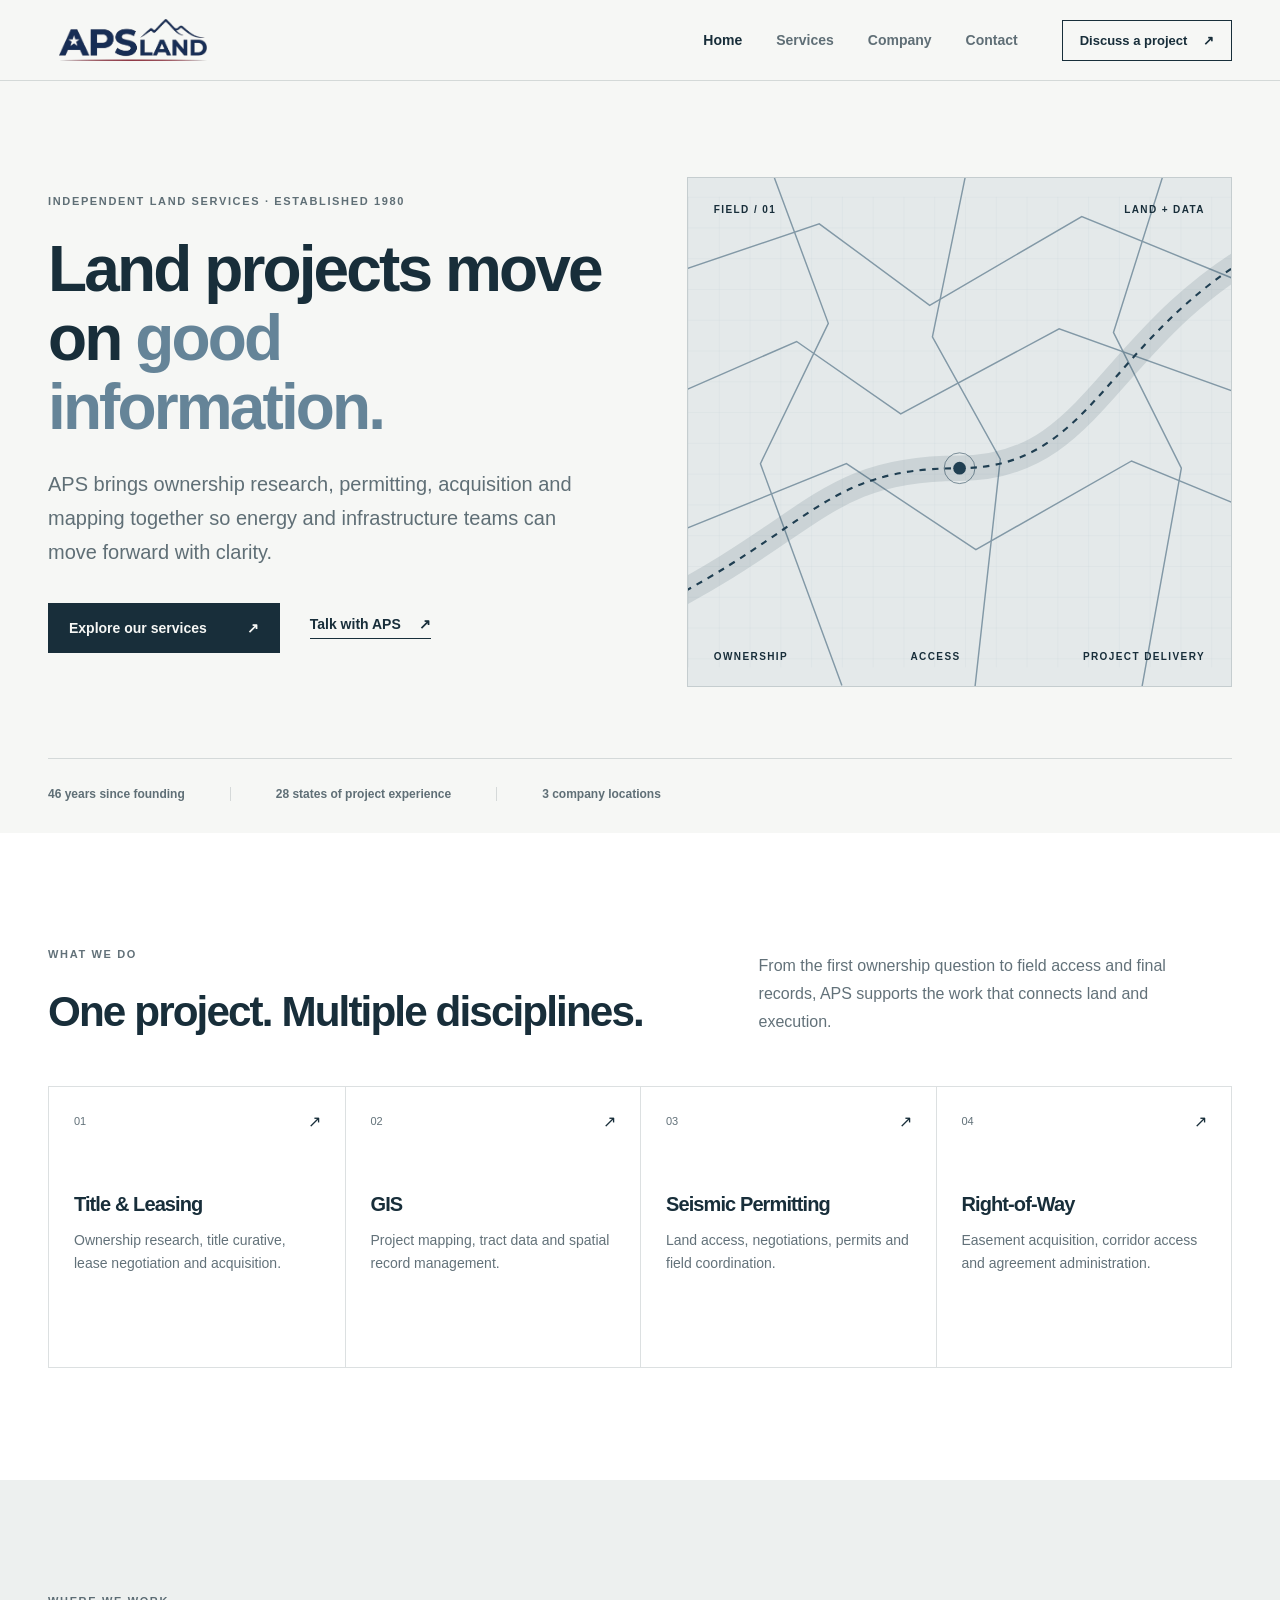
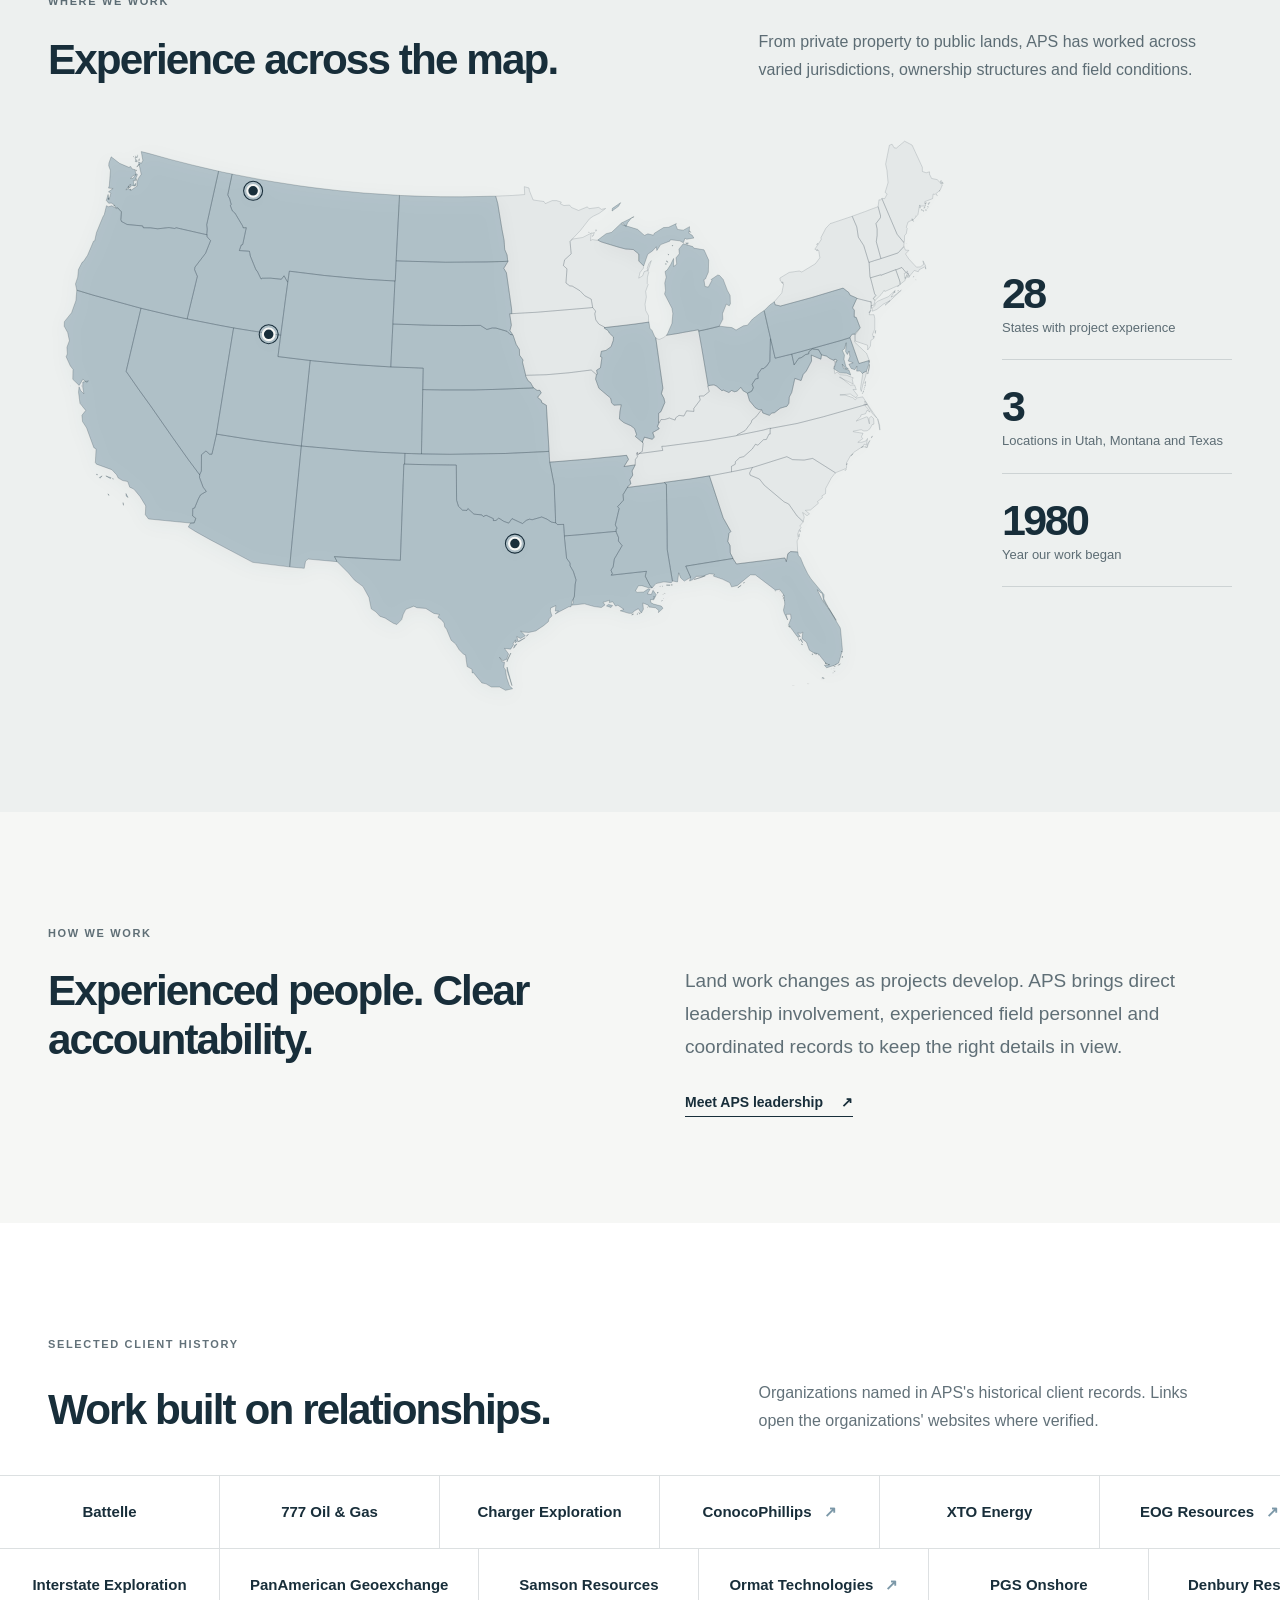
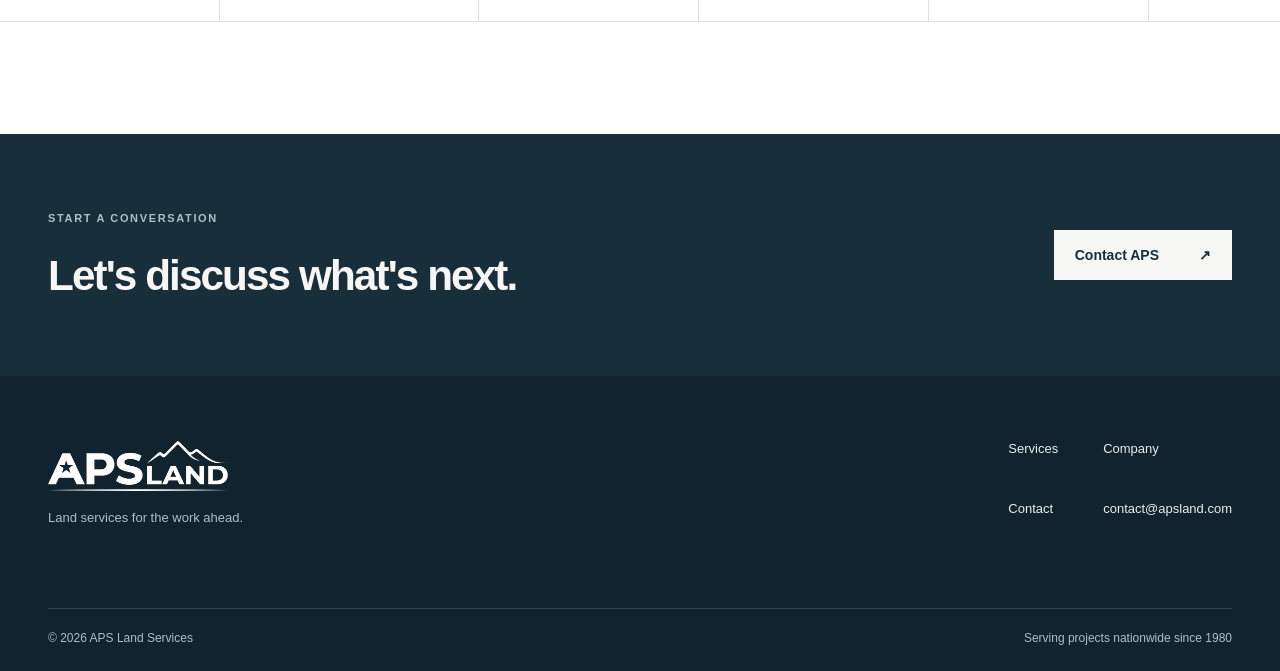
<file: index.html>
<!doctype html><html lang="en"><head><meta charset="utf-8"><meta name="viewport" content="width=device-width,initial-scale=1"><title>APS Land Services | Land Access, Title, Permitting &amp; GIS</title><meta name="description" content="Land services for energy and infrastructure projects. APS provides title research, GIS, seismic permitting and right-of-way acquisition nationwide."><link rel="canonical" href="https://apsland.com/"><meta property="og:type" content="website"><meta property="og:title" content="APS Land Services | Land Access, Title, Permitting &amp; GIS"><meta property="og:description" content="Land services for energy and infrastructure projects. APS provides title research, GIS, seismic permitting and right-of-way acquisition nationwide."><meta property="og:url" content="https://apsland.com/"><meta name="theme-color" content="#f6f7f5"><link rel="icon" href="assets/favicons/favicon.ico"><link rel="icon" type="image/png" sizes="32x32" href="assets/favicons/favicon-32x32.png"><link rel="apple-touch-icon" href="assets/favicons/apple-touch-icon.png"><link rel="manifest" href="assets/favicons/site.webmanifest"><link rel="stylesheet" href="css/site.css"><script type="application/ld+json">{"@context": "https://schema.org", "@graph": [{"@type": "Organization", "@id": "https://apsland.com/#organization", "name": "APS Land Services", "url": "https://apsland.com/", "foundingDate": "1980", "logo": "https://apsland.com/assets/branding/APSLand_Logo_cropped.png", "telephone": "+1-303-903-5873", "email": "contact@apsland.com"}, {"@type": "WebSite", "@id": "https://apsland.com/#website", "name": "APS Land Services", "url": "https://apsland.com/", "publisher": {"@id": "https://apsland.com/#organization"}}]}</script><script src="js/site.js" defer></script><script src="js/us-map.js" defer></script></head><body><a class="skip-link" href="#main">Skip to content</a><header class="site-header"><div class="container nav-inner"><a class="brand" href="index.html" aria-label="APS Land Services home"><img src="assets/branding/APSLand_Logo_cropped.png" alt="APS Land Services"></a><nav class="desktop-nav" aria-label="Main navigation"><a href="index.html">Home</a><a href="services.html">Services</a><a href="about.html">Company</a><a href="contact.html">Contact</a></nav><a class="nav-cta" href="contact.html">Discuss a project <span aria-hidden="true">↗</span></a><button class="menu-button" type="button" aria-expanded="false" aria-controls="mobile-nav" aria-label="Open menu"><span></span><span></span></button></div><nav class="mobile-nav" id="mobile-nav" aria-label="Mobile navigation" hidden><a href="index.html">Home</a><a href="services.html">Services</a><a href="about.html">Company</a><a href="contact.html">Contact</a></nav></header><main id="main"><section class="home-hero"><div class="container hero-grid"><div class="hero-content"><p class="eyebrow">Independent land services · Established 1980</p><h1>Land projects move on <em>good information.</em></h1><p class="lead">APS brings ownership research, permitting, acquisition and mapping together so energy and infrastructure teams can move forward with clarity.</p><div class="actions"><a class="button button-dark" href="services.html">Explore our services <span>↗</span></a><a class="text-link" href="contact.html">Talk with APS <span>↗</span></a></div></div><div class="hero-visual" aria-label="Illustration of parcel boundaries and a project corridor"><div class="visual-top"><span>FIELD / 01</span><span>LAND + DATA</span></div><svg viewBox="0 0 600 520" aria-hidden="true"><defs><pattern id="grid" width="34" height="34" patternUnits="userSpaceOnUse"><path d="M34 0H0V34" fill="none" stroke="#a9b9c3" stroke-width=".65" opacity=".35"/></pattern></defs><rect width="600" height="520" fill="url(#grid)"/><g fill="none" stroke="#627e90" stroke-width="1.6" opacity=".75"><path d="M-50 96L145 30 267 120 435 22 650 110"/><path d="M-40 230L120 160 235 240 410 146 630 225"/><path d="M-40 382L175 295 318 390 490 292 650 358"/><path d="M92 -30L155 140 80 295 170 540"/><path d="M310 -40L270 155 345 290 315 560"/><path d="M530 -40L470 150 545 300 500 550"/></g><path d="M-40 455C140 365 150 300 300 300S460 155 640 55" stroke="#203f52" stroke-width="28" opacity=".13" fill="none"/><path d="M-40 455C140 365 150 300 300 300S460 155 640 55" stroke="#203f52" stroke-width="2.4" stroke-dasharray="7 7" fill="none"/><circle cx="300" cy="300" r="7" fill="#203f52"/><circle cx="300" cy="300" r="17" stroke="#203f52" fill="none" opacity=".6"/></svg><div class="visual-bottom"><span>OWNERSHIP</span><span>ACCESS</span><span>PROJECT DELIVERY</span></div></div></div><div class="container hero-proof"><span>46 years since founding</span><span>28 states of project experience</span><span>3 company locations</span></div></section>
<section class="section services-preview"><div class="container"><div class="section-intro"><div><p class="eyebrow">What we do</p><h2>One project. Multiple disciplines.</h2></div><p>From the first ownership question to field access and final records, APS supports the work that connects land and execution.</p></div><div class="service-tiles"><a href="services.html#title-ownership"><span class="tile-num">01</span><h3>Title &amp; Leasing</h3><p>Ownership research, title curative, lease negotiation and acquisition.</p><span class="tile-arrow">↗</span></a><a href="services.html#gis-services"><span class="tile-num">02</span><h3>GIS</h3><p>Project mapping, tract data and spatial record management.</p><span class="tile-arrow">↗</span></a><a href="services.html#seismic-permitting"><span class="tile-num">03</span><h3>Seismic Permitting</h3><p>Land access, negotiations, permits and field coordination.</p><span class="tile-arrow">↗</span></a><a href="services.html#right-of-way"><span class="tile-num">04</span><h3>Right-of-Way</h3><p>Easement acquisition, corridor access and agreement administration.</p><span class="tile-arrow">↗</span></a></div></div></section>
<section class="section footprint" id="footprint"><div class="container"><div class="section-intro"><div><p class="eyebrow">Where we work</p><h2>Experience across the map.</h2></div><p>From private property to public lands, APS has worked across varied jurisdictions, ownership structures and field conditions.</p></div><div class="map-layout"><div class="map-figure"><div id="us-map" class="map-canvas" aria-label="Interactive map of APS project states"></div><div id="map-state-panel" class="map-state-panel" aria-live="polite"><span id="msp-name"></span></div></div><div class="map-aside"><div><strong>28</strong><span>States with project experience</span></div><div><strong>3</strong><span>Locations in Utah, Montana and Texas</span></div><div><strong>1980</strong><span>Year our work began</span></div></div></div></div></section>
<section class="section standards"><div class="container standards-grid"><div><p class="eyebrow">How we work</p><h2>Experienced people. Clear accountability.</h2></div><div><p>Land work changes as projects develop. APS brings direct leadership involvement, experienced field personnel and coordinated records to keep the right details in view.</p><a class="text-link" href="about.html">Meet APS leadership <span>↗</span></a></div></div></section>
<section class="section clients"><div class="container"><p class="eyebrow">Selected client history</p><div class="section-intro compact"><h2>Work built on relationships.</h2><p>Organizations named in APS's historical client records. Links open the organizations' websites where verified.</p></div></div><div class="marquee" data-marquee><div class="marquee-track" id="client-track-a"></div></div><div class="marquee" data-marquee><div class="marquee-track reverse" id="client-track-b"></div></div></section>
<section class="closing"><div class="container closing-inner"><div><p class="eyebrow">Start a conversation</p><h2>Let's discuss what's next.</h2></div><a class="button button-light" href="contact.html">Contact APS <span>↗</span></a></div></section></main><footer class="footer"><div class="container"><div class="footer-main"><div><img class="footer-logo" src="assets/branding/APSLand_Logo_cropped.png" alt="APS Land Services"><p>Land services for the work ahead.</p></div><div class="footer-links"><a href="services.html">Services</a><a href="about.html">Company</a><a href="contact.html">Contact</a><a href="mailto:contact@apsland.com">contact@apsland.com</a></div></div><div class="footer-bottom"><span>© 2026 APS Land Services</span><span>Serving projects nationwide since 1980</span></div></div></footer></body></html>
</file>
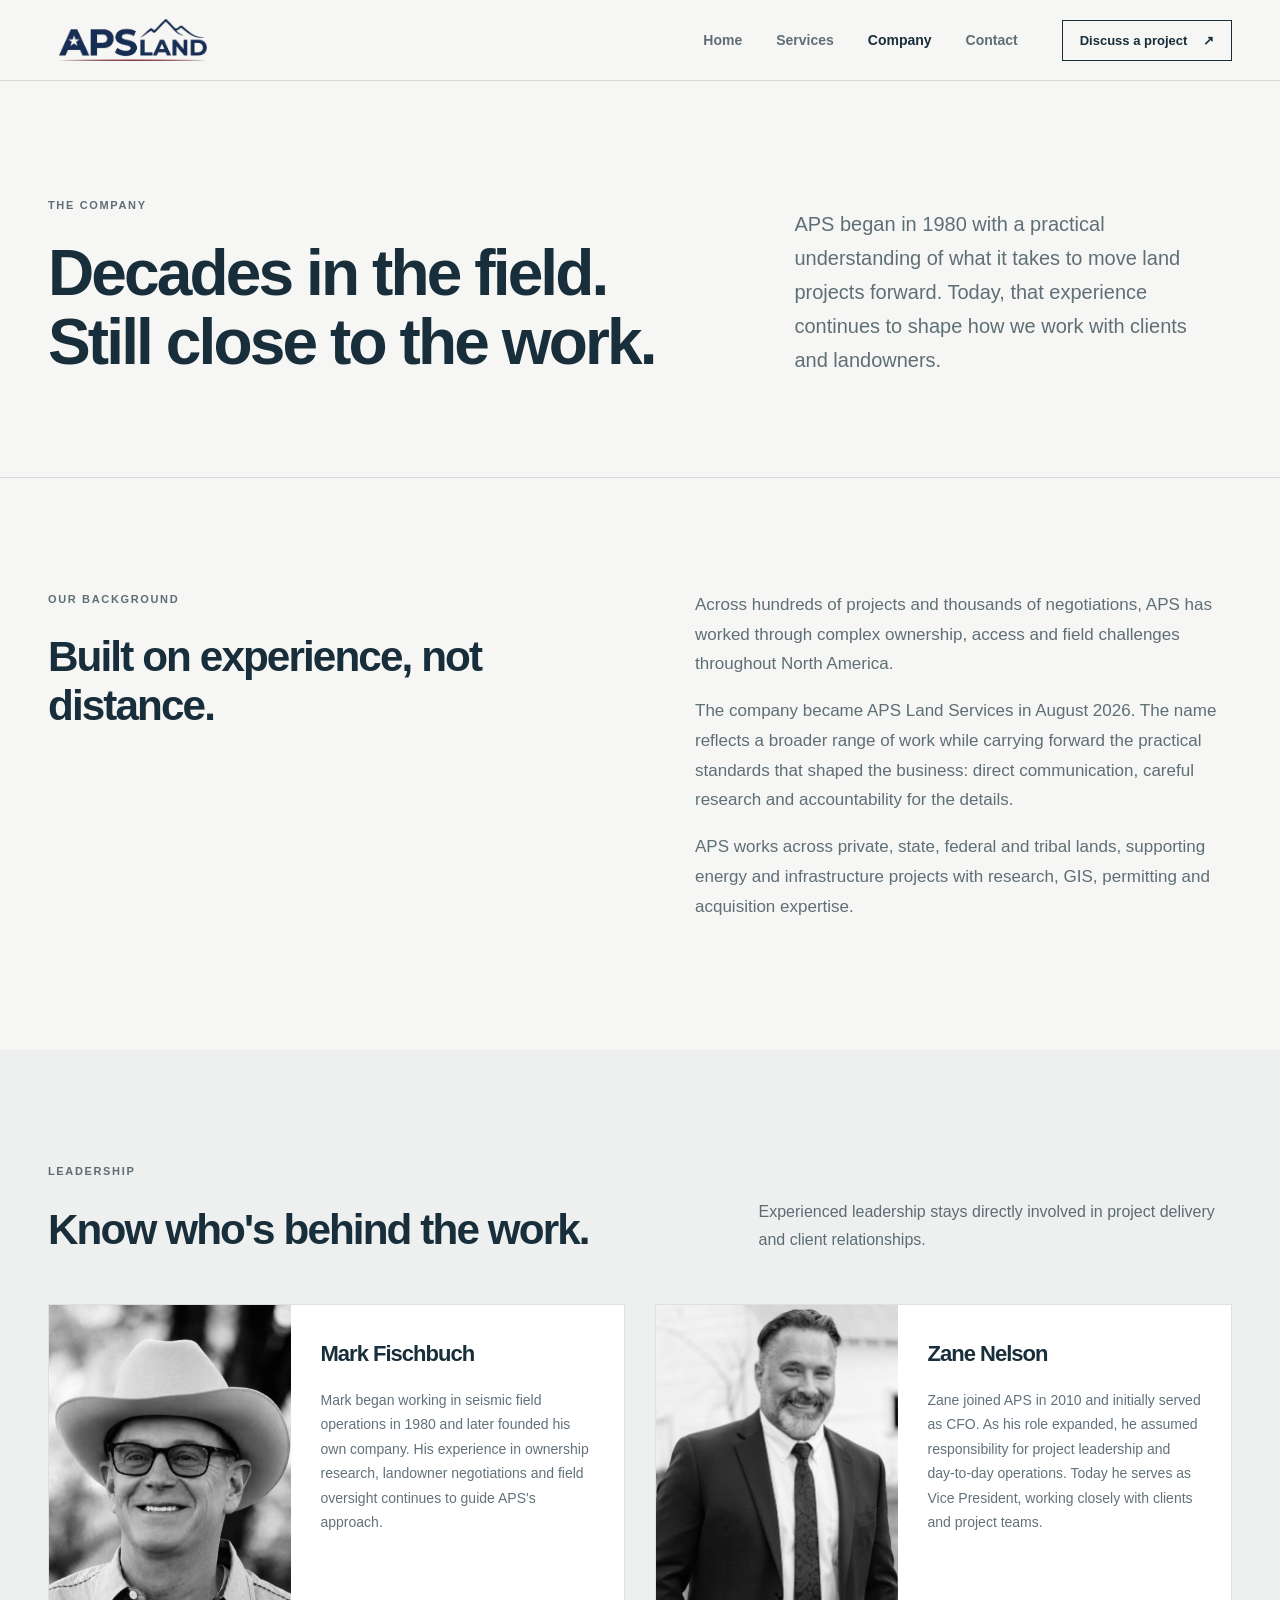
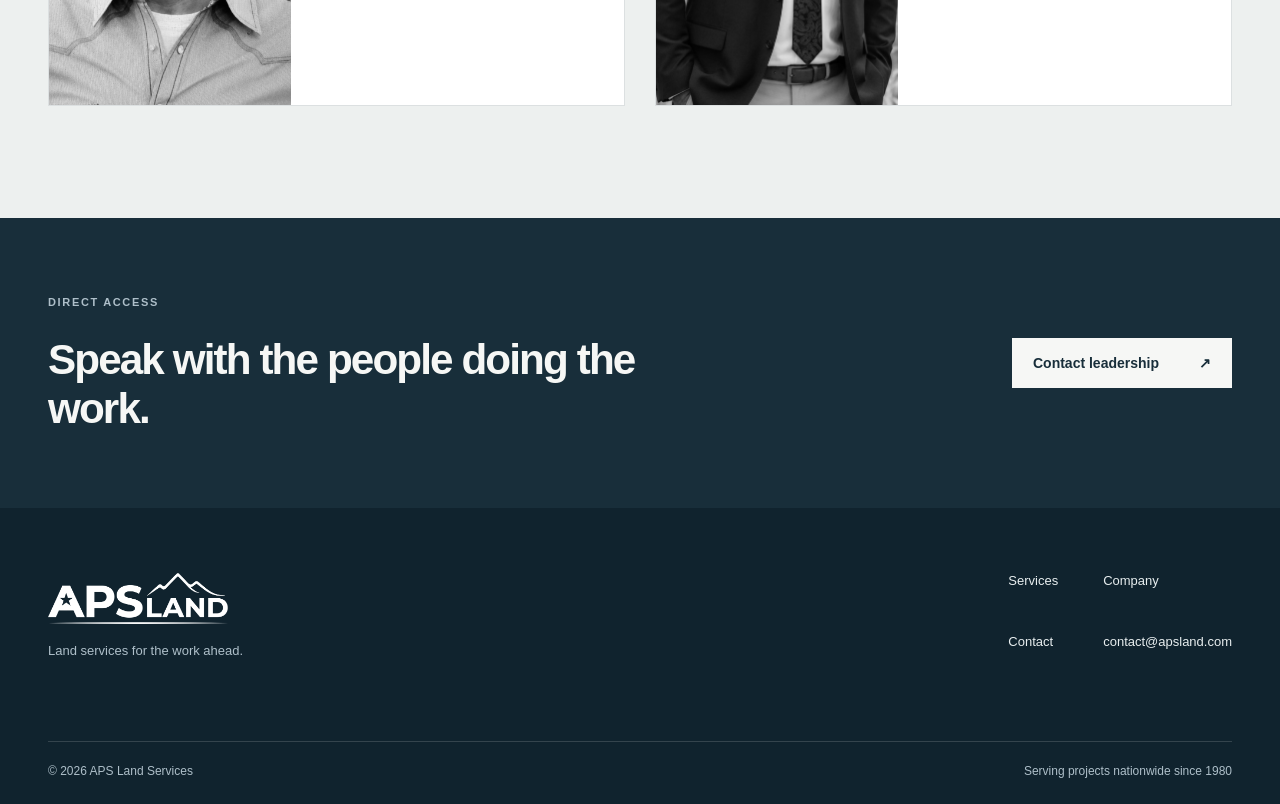
<file: about.html>
<!doctype html><html lang="en"><head><meta charset="utf-8"><meta name="viewport" content="width=device-width,initial-scale=1"><title>About APS Land Services | History &amp; Leadership</title><meta name="description" content="Learn about APS Land Services, established in 1980, and the leadership behind its nationwide land services."><link rel="canonical" href="https://apsland.com/about"><meta property="og:type" content="website"><meta property="og:title" content="About APS Land Services | History &amp; Leadership"><meta property="og:description" content="Learn about APS Land Services, established in 1980, and the leadership behind its nationwide land services."><meta property="og:url" content="https://apsland.com/about"><meta name="theme-color" content="#f6f7f5"><link rel="icon" href="assets/favicons/favicon.ico"><link rel="icon" type="image/png" sizes="32x32" href="assets/favicons/favicon-32x32.png"><link rel="apple-touch-icon" href="assets/favicons/apple-touch-icon.png"><link rel="manifest" href="assets/favicons/site.webmanifest"><link rel="stylesheet" href="css/site.css"><script type="application/ld+json">{"@context": "https://schema.org", "@type": "WebPage", "name": "About APS Land Services | History & Leadership", "url": "https://apsland.com/about", "isPartOf": {"@id": "https://apsland.com/#website"}}</script><script src="js/site.js" defer></script></head><body><a class="skip-link" href="#main">Skip to content</a><header class="site-header"><div class="container nav-inner"><a class="brand" href="index.html" aria-label="APS Land Services home"><img src="assets/branding/APSLand_Logo_cropped.png" alt="APS Land Services"></a><nav class="desktop-nav" aria-label="Main navigation"><a href="index.html">Home</a><a href="services.html">Services</a><a href="about.html">Company</a><a href="contact.html">Contact</a></nav><a class="nav-cta" href="contact.html">Discuss a project <span aria-hidden="true">↗</span></a><button class="menu-button" type="button" aria-expanded="false" aria-controls="mobile-nav" aria-label="Open menu"><span></span><span></span></button></div><nav class="mobile-nav" id="mobile-nav" aria-label="Mobile navigation" hidden><a href="index.html">Home</a><a href="services.html">Services</a><a href="about.html">Company</a><a href="contact.html">Contact</a></nav></header><main id="main"><section class="interior-hero"><div class="container interior-grid"><div><p class="eyebrow">The company</p><h1>Decades in the field. Still close to the work.</h1></div><p class="lead">APS began in 1980 with a practical understanding of what it takes to move land projects forward. Today, that experience continues to shape how we work with clients and landowners.</p></div></section><section class="section about-story"><div class="container story-grid"><div><p class="eyebrow">Our background</p><h2>Built on experience, not distance.</h2></div><div><p>Across hundreds of projects and thousands of negotiations, APS has worked through complex ownership, access and field challenges throughout North America.</p><p>The company became APS Land Services in August 2026. The name reflects a broader range of work while carrying forward the practical standards that shaped the business: direct communication, careful research and accountability for the details.</p><p>APS works across private, state, federal and tribal lands, supporting energy and infrastructure projects with research, GIS, permitting and acquisition expertise.</p></div></div></section><section class="section leadership"><div class="container"><div class="section-intro"><div><p class="eyebrow">Leadership</p><h2>Know who's behind the work.</h2></div><p>Experienced leadership stays directly involved in project delivery and client relationships.</p></div><div class="leaders"><article class="leader"><img src="assets/people/mark_photo1.png" alt="Mark Fischbuch" loading="lazy"><div><h3>Mark Fischbuch</h3><p>Mark began working in seismic field operations in 1980 and later founded his own company. His experience in ownership research, landowner negotiations and field oversight continues to guide APS's approach.</p></div></article><article class="leader"><img src="assets/people/zane_photo1.jpg" alt="Zane Nelson" loading="lazy"><div><h3>Zane Nelson</h3><p>Zane joined APS in 2010 and initially served as CFO. As his role expanded, he assumed responsibility for project leadership and day-to-day operations. Today he serves as Vice President, working closely with clients and project teams.</p></div></article></div></div></section><section class="closing"><div class="container closing-inner"><div><p class="eyebrow">Direct access</p><h2>Speak with the people doing the work.</h2></div><a class="button button-light" href="contact.html">Contact leadership <span>↗</span></a></div></section></main><footer class="footer"><div class="container"><div class="footer-main"><div><img class="footer-logo" src="assets/branding/APSLand_Logo_cropped.png" alt="APS Land Services"><p>Land services for the work ahead.</p></div><div class="footer-links"><a href="services.html">Services</a><a href="about.html">Company</a><a href="contact.html">Contact</a><a href="mailto:contact@apsland.com">contact@apsland.com</a></div></div><div class="footer-bottom"><span>© 2026 APS Land Services</span><span>Serving projects nationwide since 1980</span></div></div></footer></body></html>
</file>
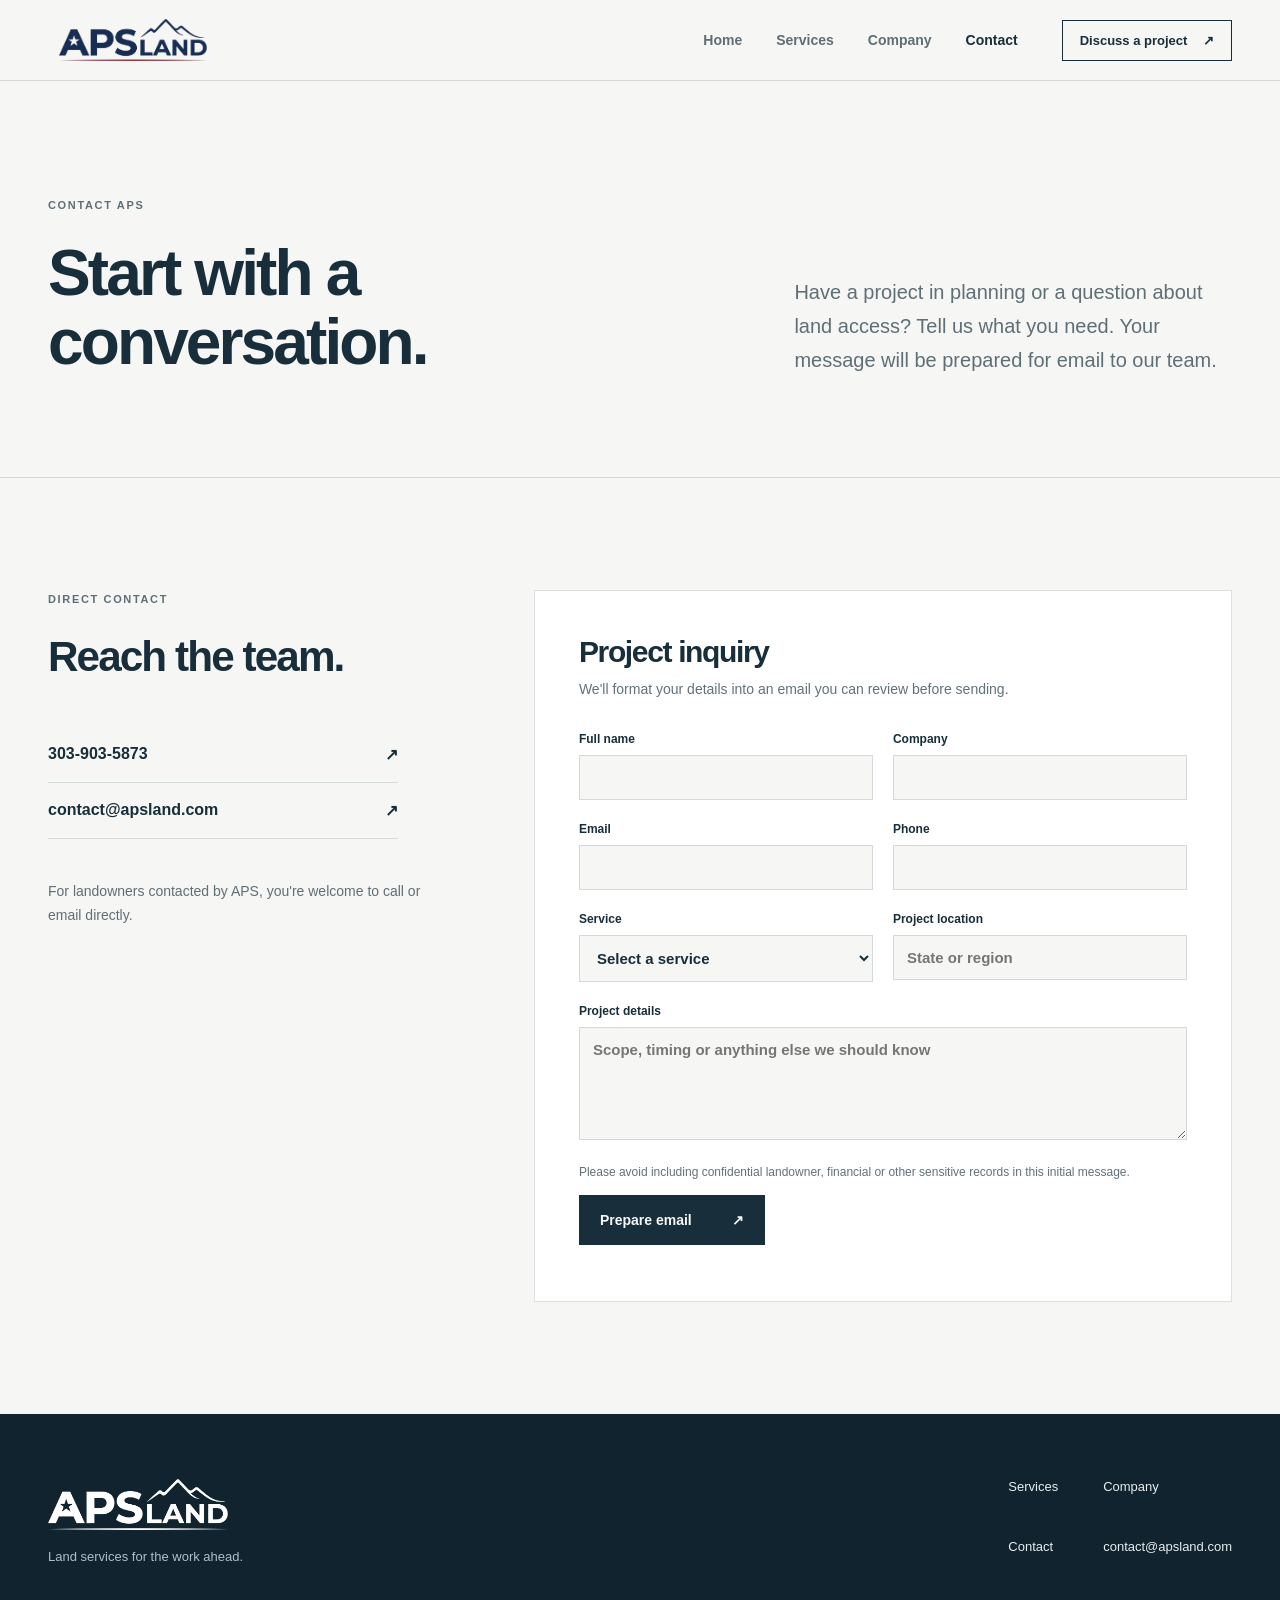
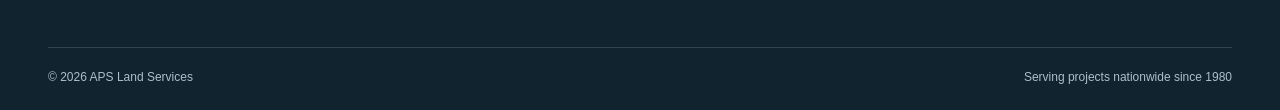
<file: contact.html>
<!doctype html><html lang="en"><head><meta charset="utf-8"><meta name="viewport" content="width=device-width,initial-scale=1"><title>Contact APS Land Services | Project Inquiries</title><meta name="description" content="Contact APS Land Services by phone or email, or prepare a structured project inquiry for our team."><link rel="canonical" href="https://apsland.com/contact"><meta property="og:type" content="website"><meta property="og:title" content="Contact APS Land Services | Project Inquiries"><meta property="og:description" content="Contact APS Land Services by phone or email, or prepare a structured project inquiry for our team."><meta property="og:url" content="https://apsland.com/contact"><meta name="theme-color" content="#f6f7f5"><link rel="icon" href="assets/favicons/favicon.ico"><link rel="icon" type="image/png" sizes="32x32" href="assets/favicons/favicon-32x32.png"><link rel="apple-touch-icon" href="assets/favicons/apple-touch-icon.png"><link rel="manifest" href="assets/favicons/site.webmanifest"><link rel="stylesheet" href="css/site.css"><script type="application/ld+json">{"@context": "https://schema.org", "@type": "WebPage", "name": "Contact APS Land Services | Project Inquiries", "url": "https://apsland.com/contact", "isPartOf": {"@id": "https://apsland.com/#website"}}</script><script src="js/site.js" defer></script></head><body><a class="skip-link" href="#main">Skip to content</a><header class="site-header"><div class="container nav-inner"><a class="brand" href="index.html" aria-label="APS Land Services home"><img src="assets/branding/APSLand_Logo_cropped.png" alt="APS Land Services"></a><nav class="desktop-nav" aria-label="Main navigation"><a href="index.html">Home</a><a href="services.html">Services</a><a href="about.html">Company</a><a href="contact.html">Contact</a></nav><a class="nav-cta" href="contact.html">Discuss a project <span aria-hidden="true">↗</span></a><button class="menu-button" type="button" aria-expanded="false" aria-controls="mobile-nav" aria-label="Open menu"><span></span><span></span></button></div><nav class="mobile-nav" id="mobile-nav" aria-label="Mobile navigation" hidden><a href="index.html">Home</a><a href="services.html">Services</a><a href="about.html">Company</a><a href="contact.html">Contact</a></nav></header><main id="main"><section class="interior-hero contact-hero"><div class="container interior-grid"><div><p class="eyebrow">Contact APS</p><h1>Start with a conversation.</h1></div><p class="lead">Have a project in planning or a question about land access? Tell us what you need. Your message will be prepared for email to our team.</p></div></section><section class="section contact-section"><div class="container contact-grid"><div class="contact-info"><p class="eyebrow">Direct contact</p><h2>Reach the team.</h2><a class="contact-method" href="tel:+13039035873">303-903-5873 <span>↗</span></a><a class="contact-method" href="mailto:contact@apsland.com">contact@apsland.com <span>↗</span></a><p>For landowners contacted by APS, you're welcome to call or email directly.</p></div><form class="intake-form" id="intake-form"><div class="form-heading"><h2>Project inquiry</h2><p>We'll format your details into an email you can review before sending.</p></div><div class="field-row"><label>Full name <input name="name" autocomplete="name" required maxlength="120"></label><label>Company <input name="company" autocomplete="organization" maxlength="120"></label></div><div class="field-row"><label>Email <input type="email" name="email" autocomplete="email" required maxlength="180"></label><label>Phone <input type="tel" name="phone" autocomplete="tel" maxlength="50"></label></div><div class="field-row"><label>Service <select name="service" required><option value="">Select a service</option><option>Title & Leasing</option><option>GIS</option><option>Seismic Permitting</option><option>Right-of-Way Acquisition</option><option>Multiple services</option><option>Other / General inquiry</option></select></label><label>Project location <input name="location" placeholder="State or region" maxlength="120"></label></div><label>Project details <textarea name="details" rows="5" required maxlength="3500" placeholder="Scope, timing or anything else we should know"></textarea></label><p class="form-note">Please avoid including confidential landowner, financial or other sensitive records in this initial message.</p><button type="submit" class="button button-dark">Prepare email <span>↗</span></button><p class="form-status" id="form-status" role="status" aria-live="polite"></p></form></div></section></main><footer class="footer"><div class="container"><div class="footer-main"><div><img class="footer-logo" src="assets/branding/APSLand_Logo_cropped.png" alt="APS Land Services"><p>Land services for the work ahead.</p></div><div class="footer-links"><a href="services.html">Services</a><a href="about.html">Company</a><a href="contact.html">Contact</a><a href="mailto:contact@apsland.com">contact@apsland.com</a></div></div><div class="footer-bottom"><span>© 2026 APS Land Services</span><span>Serving projects nationwide since 1980</span></div></div></footer></body></html>
</file>
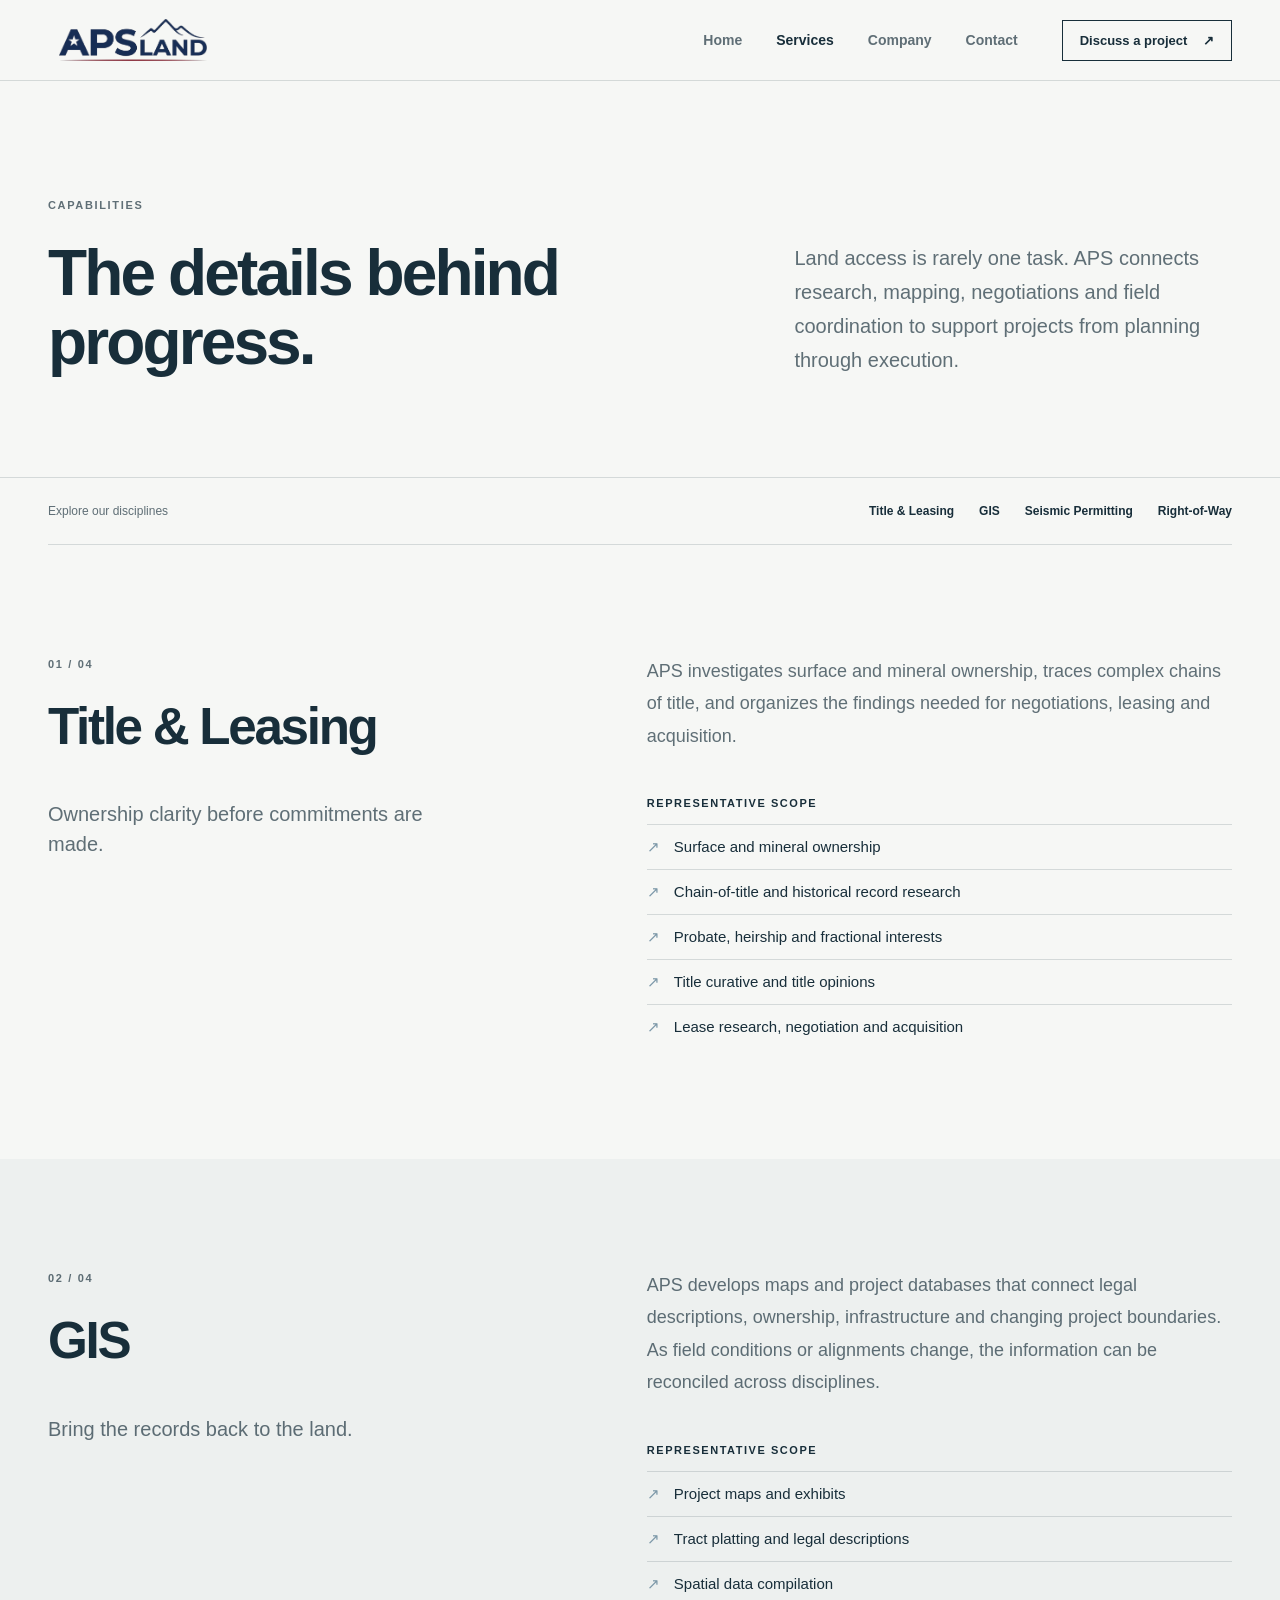
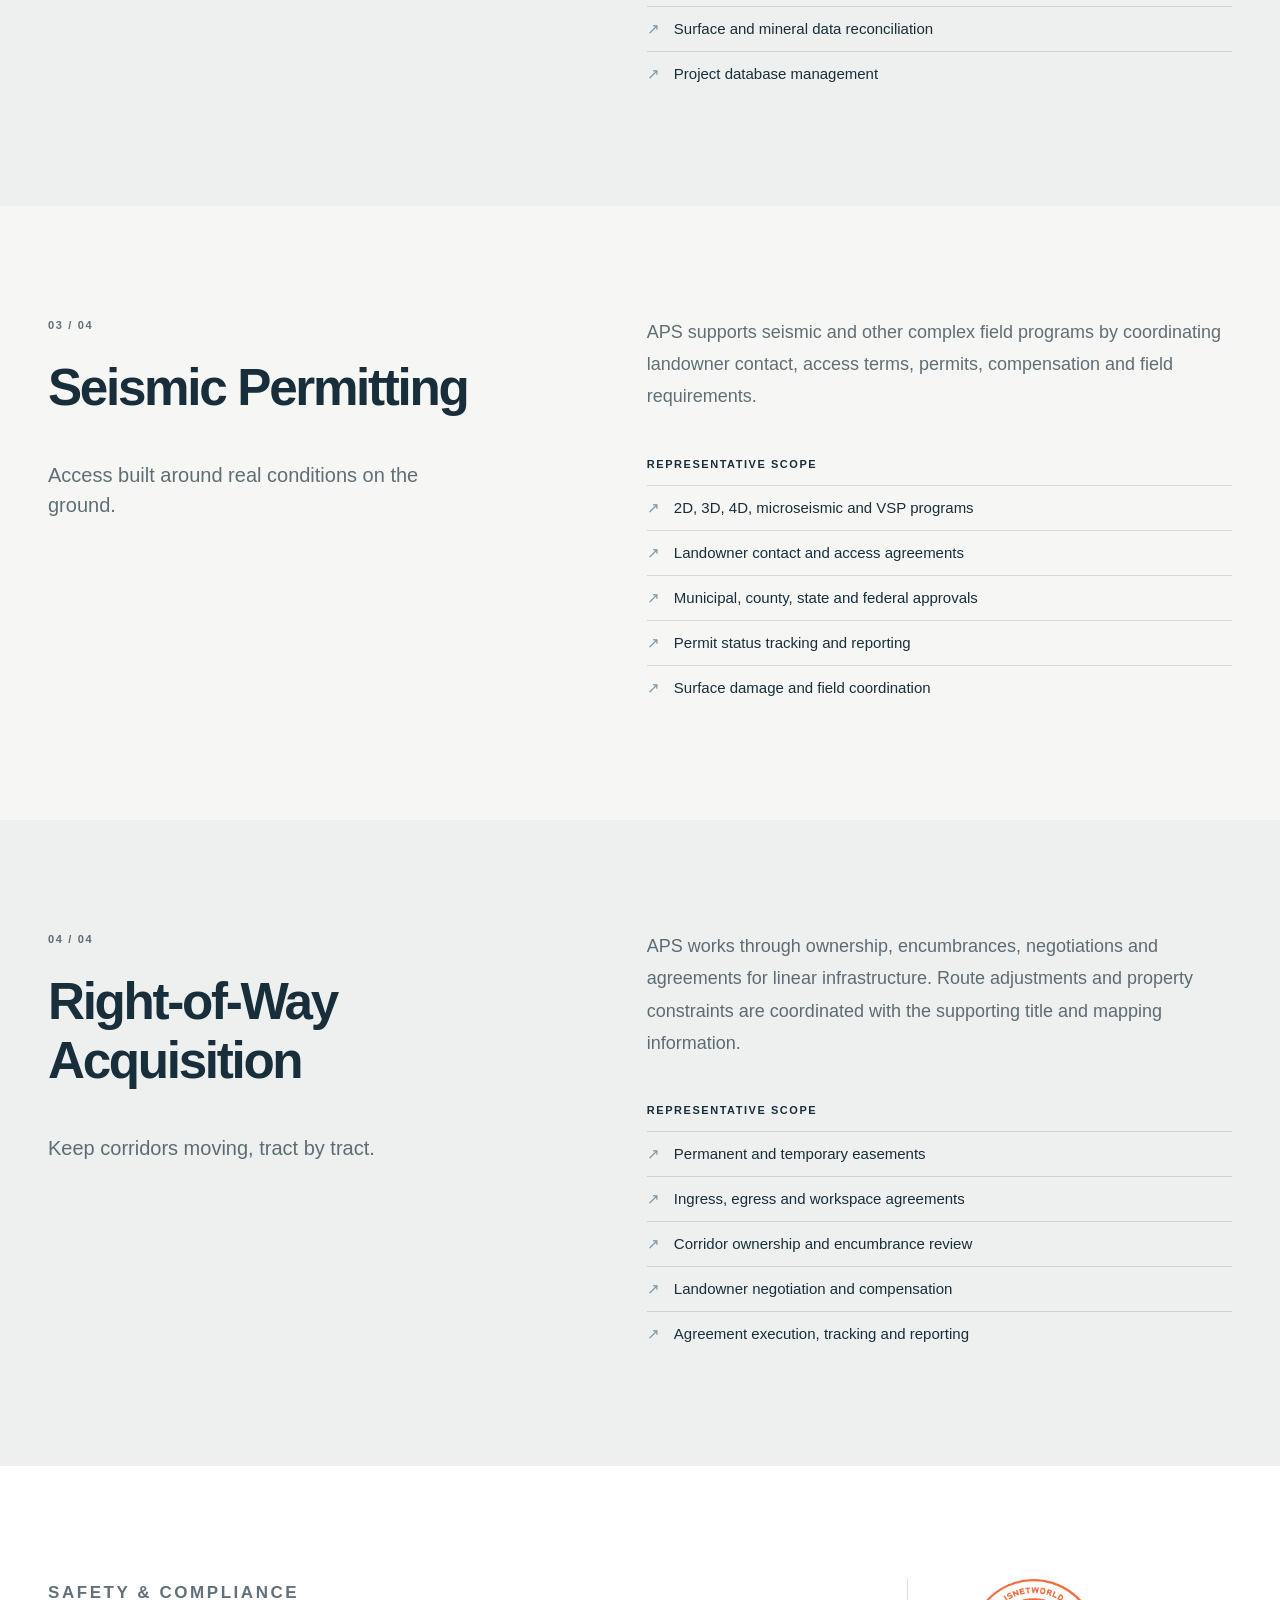
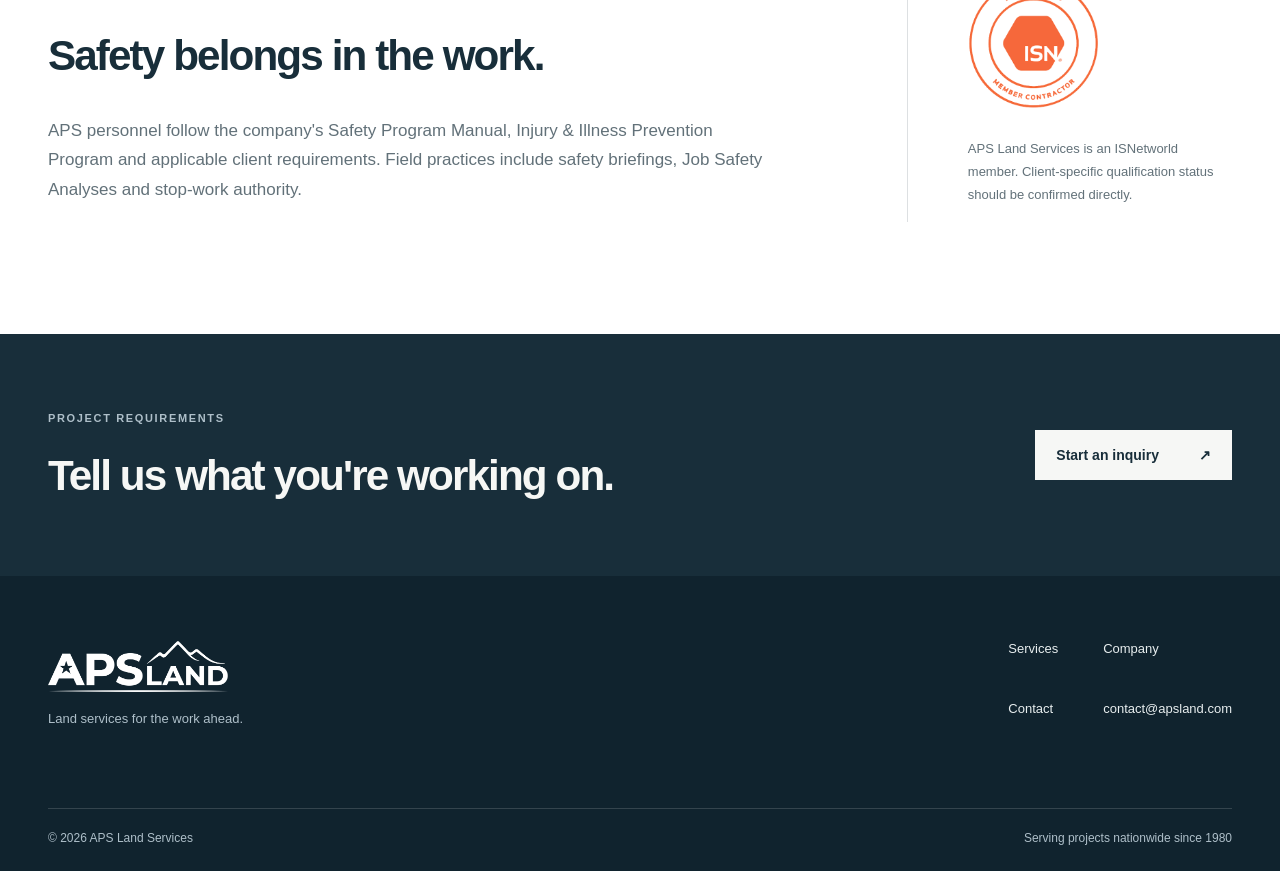
<file: services.html>
<!doctype html><html lang="en"><head><meta charset="utf-8"><meta name="viewport" content="width=device-width,initial-scale=1"><title>Land Services &amp; Capabilities | APS Land Services</title><meta name="description" content="Explore APS title and leasing, GIS, seismic permitting, right-of-way acquisition and field safety capabilities."><link rel="canonical" href="https://apsland.com/services"><meta property="og:type" content="website"><meta property="og:title" content="Land Services &amp; Capabilities | APS Land Services"><meta property="og:description" content="Explore APS title and leasing, GIS, seismic permitting, right-of-way acquisition and field safety capabilities."><meta property="og:url" content="https://apsland.com/services"><meta name="theme-color" content="#f6f7f5"><link rel="icon" href="assets/favicons/favicon.ico"><link rel="icon" type="image/png" sizes="32x32" href="assets/favicons/favicon-32x32.png"><link rel="apple-touch-icon" href="assets/favicons/apple-touch-icon.png"><link rel="manifest" href="assets/favicons/site.webmanifest"><link rel="stylesheet" href="css/site.css"><script type="application/ld+json">{"@context": "https://schema.org", "@type": "WebPage", "name": "Land Services & Capabilities | APS Land Services", "url": "https://apsland.com/services", "isPartOf": {"@id": "https://apsland.com/#website"}}</script><script src="js/site.js" defer></script></head><body><a class="skip-link" href="#main">Skip to content</a><header class="site-header"><div class="container nav-inner"><a class="brand" href="index.html" aria-label="APS Land Services home"><img src="assets/branding/APSLand_Logo_cropped.png" alt="APS Land Services"></a><nav class="desktop-nav" aria-label="Main navigation"><a href="index.html">Home</a><a href="services.html">Services</a><a href="about.html">Company</a><a href="contact.html">Contact</a></nav><a class="nav-cta" href="contact.html">Discuss a project <span aria-hidden="true">↗</span></a><button class="menu-button" type="button" aria-expanded="false" aria-controls="mobile-nav" aria-label="Open menu"><span></span><span></span></button></div><nav class="mobile-nav" id="mobile-nav" aria-label="Mobile navigation" hidden><a href="index.html">Home</a><a href="services.html">Services</a><a href="about.html">Company</a><a href="contact.html">Contact</a></nav></header><main id="main"><section class="interior-hero"><div class="container interior-grid"><div><p class="eyebrow">Capabilities</p><h1>The details behind progress.</h1></div><p class="lead">Land access is rarely one task. APS connects research, mapping, negotiations and field coordination to support projects from planning through execution.</p></div></section><div class="container service-index"><span>Explore our disciplines</span><nav aria-label="Services"><a href="#title-ownership">Title &amp; Leasing</a><a href="#gis-services">GIS</a><a href="#seismic-permitting">Seismic Permitting</a><a href="#right-of-way">Right-of-Way</a></nav></div><section class="service-detail " id="title-ownership"><div class="container service-detail-grid"><div class="service-detail-head"><p class="eyebrow">01 / 04</p><h2>Title & Leasing</h2><p class="service-subtitle">Ownership clarity before commitments are made.</p></div><div class="service-detail-body"><p>APS investigates surface and mineral ownership, traces complex chains of title, and organizes the findings needed for negotiations, leasing and acquisition.</p><div class="scope-label">Representative scope</div><ul class="scope-list"><li>Surface and mineral ownership</li><li>Chain-of-title and historical record research</li><li>Probate, heirship and fractional interests</li><li>Title curative and title opinions</li><li>Lease research, negotiation and acquisition</li></ul></div></div></section><section class="service-detail service-tinted" id="gis-services"><div class="container service-detail-grid"><div class="service-detail-head"><p class="eyebrow">02 / 04</p><h2>GIS</h2><p class="service-subtitle">Bring the records back to the land.</p></div><div class="service-detail-body"><p>APS develops maps and project databases that connect legal descriptions, ownership, infrastructure and changing project boundaries. As field conditions or alignments change, the information can be reconciled across disciplines.</p><div class="scope-label">Representative scope</div><ul class="scope-list"><li>Project maps and exhibits</li><li>Tract platting and legal descriptions</li><li>Spatial data compilation</li><li>Surface and mineral data reconciliation</li><li>Project database management</li></ul></div></div></section><section class="service-detail " id="seismic-permitting"><div class="container service-detail-grid"><div class="service-detail-head"><p class="eyebrow">03 / 04</p><h2>Seismic Permitting</h2><p class="service-subtitle">Access built around real conditions on the ground.</p></div><div class="service-detail-body"><p>APS supports seismic and other complex field programs by coordinating landowner contact, access terms, permits, compensation and field requirements.</p><div class="scope-label">Representative scope</div><ul class="scope-list"><li>2D, 3D, 4D, microseismic and VSP programs</li><li>Landowner contact and access agreements</li><li>Municipal, county, state and federal approvals</li><li>Permit status tracking and reporting</li><li>Surface damage and field coordination</li></ul></div></div></section><section class="service-detail service-tinted" id="right-of-way"><div class="container service-detail-grid"><div class="service-detail-head"><p class="eyebrow">04 / 04</p><h2>Right-of-Way Acquisition</h2><p class="service-subtitle">Keep corridors moving, tract by tract.</p></div><div class="service-detail-body"><p>APS works through ownership, encumbrances, negotiations and agreements for linear infrastructure. Route adjustments and property constraints are coordinated with the supporting title and mapping information.</p><div class="scope-label">Representative scope</div><ul class="scope-list"><li>Permanent and temporary easements</li><li>Ingress, egress and workspace agreements</li><li>Corridor ownership and encumbrance review</li><li>Landowner negotiation and compensation</li><li>Agreement execution, tracking and reporting</li></ul></div></div></section><section class="section safety" id="safety-hse"><div class="container safety-grid"><div><p class="eyebrow">Safety & compliance</p><h2>Safety belongs in the work.</h2><p>APS personnel follow the company's Safety Program Manual, Injury & Illness Prevention Program and applicable client requirements. Field practices include safety briefings, Job Safety Analyses and stop-work authority.</p></div><div class="safety-side"><img src="assets/people/ISN_Badge.png" alt="ISNetworld membership badge"><p>APS Land Services is an ISNetworld member. Client-specific qualification status should be confirmed directly.</p></div></div></section><section class="closing"><div class="container closing-inner"><div><p class="eyebrow">Project requirements</p><h2>Tell us what you're working on.</h2></div><a class="button button-light" href="contact.html">Start an inquiry <span>↗</span></a></div></section></main><footer class="footer"><div class="container"><div class="footer-main"><div><img class="footer-logo" src="assets/branding/APSLand_Logo_cropped.png" alt="APS Land Services"><p>Land services for the work ahead.</p></div><div class="footer-links"><a href="services.html">Services</a><a href="about.html">Company</a><a href="contact.html">Contact</a><a href="mailto:contact@apsland.com">contact@apsland.com</a></div></div><div class="footer-bottom"><span>© 2026 APS Land Services</span><span>Serving projects nationwide since 1980</span></div></div></footer></body></html>
</file>
<file: css/site.css>
:root{--ink:#182e3a;--paper:#f6f7f5;--blue:#7c98a8;--line:rgba(24,46,58,.15);--muted:rgba(24,46,58,.68);--max:1220px}
*{box-sizing:border-box}html{scroll-behavior:smooth;scroll-padding-top:90px}body{margin:0;background:var(--paper);color:var(--ink);font-family:Inter,"Segoe UI",Arial,sans-serif;-webkit-font-smoothing:antialiased}a{color:inherit;text-decoration:none}img{max-width:100%;display:block}button,input,textarea,select{font:inherit}button{cursor:pointer}a:focus-visible,button:focus-visible,input:focus-visible,select:focus-visible,textarea:focus-visible{outline:3px solid var(--blue);outline-offset:3px}.container{width:min(var(--max),calc(100% - 96px));margin-inline:auto}.skip-link{position:absolute;top:-80px;left:10px;background:var(--ink);color:var(--paper);padding:12px;z-index:1000}.skip-link:focus{top:10px}
.site-header{position:sticky;top:0;z-index:100;background:rgba(246,247,245,.96);border-bottom:1px solid var(--line);backdrop-filter:blur(14px)}.nav-inner{height:80px;display:flex;align-items:center;gap:44px}.brand img{width:170px;max-height:42px;object-fit:contain}.desktop-nav{display:flex;gap:34px;margin-left:auto}.desktop-nav a{font-size:14px;font-weight:550;color:var(--muted)}.desktop-nav a:hover,.desktop-nav a[aria-current=page]{color:var(--ink)}.nav-cta{font-size:13px;font-weight:650;padding:12px 17px;border:1px solid var(--ink);white-space:nowrap}.nav-cta span{margin-left:12px}.menu-button,.mobile-nav{display:none}
.eyebrow{font-size:11px;font-weight:750;letter-spacing:.15em;text-transform:uppercase;margin:0 0 24px;color:var(--muted)}h1,h2,h3,p{margin-top:0}h1,h2,h3{letter-spacing:-.045em;font-weight:650}h1{font-size:clamp(46px,5vw,72px);line-height:1.075}h2{font-size:clamp(32px,3.3vw,46px);line-height:1.15}h3{font-size:22px;line-height:1.25}.lead{font-size:clamp(17px,1.65vw,20px);line-height:1.7;color:var(--muted)}p{line-height:1.75}.section{padding:112px 0}.section-intro{display:grid;grid-template-columns:1.15fr .85fr;gap:70px;align-items:end;margin-bottom:50px}.section-intro h2{max-width:600px;margin:0}.section-intro>p{max-width:460px;color:var(--muted);margin:0;font-size:16px}.button{display:inline-flex;align-items:center;justify-content:space-between;gap:40px;padding:16px 20px;font-size:14px;font-weight:650;border:1px solid transparent;transition:transform .2s ease,background .2s ease}.button:hover{transform:translateY(-2px)}.button-dark{background:var(--ink);color:var(--paper)}.button-light{background:var(--paper);color:var(--ink)}.text-link{font-size:14px;font-weight:650;border-bottom:1px solid var(--ink);padding-bottom:6px}.text-link span{margin-left:14px}.actions{display:flex;align-items:center;gap:30px;flex-wrap:wrap}
.home-hero{padding:76px 0 0}.hero-grid{display:grid;grid-template-columns:1fr .95fr;gap:65px;align-items:center}.hero-content{padding:35px 0 55px}.hero-content h1{max-width:650px;margin-bottom:25px}.hero-content h1 em{font-style:normal;color:#658498}.hero-content .lead{max-width:550px;margin-bottom:34px}.hero-visual{position:relative;background:#e4e9ea;min-height:510px;overflow:hidden;border:1px solid var(--line)}.hero-visual svg{width:100%;height:100%;position:absolute;inset:0}.visual-top,.visual-bottom{position:absolute;left:26px;right:26px;display:flex;justify-content:space-between;z-index:1;font-size:10px;letter-spacing:.14em;font-weight:750}.visual-top{top:26px}.visual-bottom{bottom:24px}.hero-proof{display:flex;gap:45px;padding:28px 0 32px;margin-top:50px;border-top:1px solid var(--line);font-size:12px;color:var(--muted);font-weight:600}.hero-proof span+span{border-left:1px solid var(--line);padding-left:45px}
.services-preview{background:#fff}.service-tiles{display:grid;grid-template-columns:repeat(4,1fr);border:1px solid var(--line)}.service-tiles a{position:relative;display:flex;flex-direction:column;min-height:280px;padding:28px 25px 32px;transition:background .2s}.service-tiles a+a{border-left:1px solid var(--line)}.service-tiles a:hover{background:#edf1f1}.tile-num{font-size:11px;color:var(--muted);margin-bottom:65px}.service-tiles h3{font-size:20px;margin-bottom:12px}.service-tiles p{font-size:14px;color:var(--muted);line-height:1.6}.tile-arrow{position:absolute;right:24px;top:25px}
.footprint{background:#edf0ef}.map-layout{display:grid;grid-template-columns:1fr 230px;gap:45px;align-items:center}.map-figure{position:relative;min-width:0}.map-canvas{height:auto;aspect-ratio:860/535;position:relative}.map-canvas svg{width:100%;height:100%;filter:drop-shadow(0 4px 9px rgba(24,46,58,.08))}.map-canvas path{fill:rgba(24,46,58,.035);stroke:rgba(24,46,58,.2);stroke-width:.7;transition:fill .35s;cursor:pointer}.map-canvas path.covered{fill:rgba(124,152,168,.5);stroke:rgba(24,46,58,.3)}.map-canvas path.covered:hover,.map-canvas path.pinned{fill:var(--ink)}.map-location{cursor:pointer}.location-dot{fill:var(--ink);stroke:var(--paper);stroke-width:2}.location-ring{stroke:var(--ink);stroke-width:1;fill:none}.map-state-panel{position:absolute;left:20px;bottom:15px;background:var(--ink);color:var(--paper);padding:10px 16px;font-size:13px;opacity:0;transition:opacity .2s;pointer-events:none}.map-state-panel.msp-visible{opacity:1}.map-aside>div{padding:22px 0;border-bottom:1px solid var(--line)}.map-aside strong{display:block;font-size:43px;letter-spacing:-.06em}.map-aside span{font-size:13px;line-height:1.5;color:var(--muted)}
.standards-grid{display:grid;grid-template-columns:1fr 1fr;gap:90px;align-items:start}.standards-grid h2{max-width:490px}.standards-grid>div:last-child{padding-top:40px}.standards-grid p:not(.eyebrow){font-size:19px;color:var(--muted);margin-bottom:30px}.clients{background:#fff;overflow:hidden}.compact{margin-bottom:40px}.marquee{border-top:1px solid var(--line);overflow:hidden;touch-action:pan-y}.marquee:last-child{border-bottom:1px solid var(--line)}.marquee-track{display:flex;width:max-content;animation:marquee 110s linear infinite}.marquee-track.reverse{animation-direction:reverse;animation-duration:120s}.marquee:hover .marquee-track,.marquee:focus-within .marquee-track{animation-play-state:paused}.client-item{white-space:nowrap;display:inline-flex;align-items:center;justify-content:center;min-width:220px;padding:27px 30px;border-right:1px solid var(--line);font-size:15px;font-weight:600;color:var(--ink)}a.client-item:hover{text-decoration:underline}.client-item span{margin-left:12px;color:var(--blue)}@keyframes marquee{to{transform:translateX(-50%)}}
.closing{background:var(--ink);color:var(--paper);padding:75px 0}.closing-inner{display:flex;justify-content:space-between;align-items:center;gap:40px}.closing h2{margin:0;max-width:600px}.closing .eyebrow{color:#aebfc9}
.footer{background:#10232e;color:#e8eeef;padding:65px 0 26px}.footer-main{display:flex;justify-content:space-between;gap:40px;padding-bottom:65px}.footer-logo{width:180px;filter:brightness(0) invert(1);margin-bottom:16px}.footer-main p{font-size:13px;color:#aebfc9}.footer-links{display:grid;grid-template-columns:repeat(2,auto);gap:18px 45px;font-size:13px}.footer-bottom{display:flex;justify-content:space-between;border-top:1px solid rgba(255,255,255,.15);padding-top:22px;color:#aebfc9;font-size:12px}
.interior-hero{padding:115px 0 100px;border-bottom:1px solid var(--line)}.interior-grid{display:grid;grid-template-columns:1.2fr .8fr;gap:90px;align-items:end}.interior-grid h1{max-width:770px;margin:0}.interior-grid .lead{margin:0;max-width:430px}.service-index{display:flex;align-items:center;justify-content:space-between;gap:30px;padding-top:26px;padding-bottom:26px;border-bottom:1px solid var(--line);font-size:12px;color:var(--muted)}.service-index nav{display:flex;gap:25px;flex-wrap:wrap}.service-index a{color:var(--ink);font-weight:600}.service-detail{padding:110px 0;scroll-margin-top:80px}.service-tinted{background:#edf0ef}.service-detail-grid{display:grid;grid-template-columns:.9fr 1.1fr;gap:120px}.service-detail h2{font-size:clamp(36px,4vw,54px)}.service-subtitle{font-size:20px;line-height:1.5;max-width:380px;color:var(--muted)}.service-detail-body>p{font-size:18px;color:var(--muted);line-height:1.8}.scope-label{font-size:11px;letter-spacing:.14em;text-transform:uppercase;font-weight:750;margin:45px 0 15px}.scope-list{list-style:none;padding:0;margin:0}.scope-list li{padding:13px 0;border-top:1px solid var(--line);font-size:15px}.scope-list li:before{content:"↗";color:var(--blue);margin-right:14px}.safety{background:#fff}.safety-grid{display:grid;grid-template-columns:1.4fr .6fr;gap:100px}.safety-grid h2{max-width:600px}.safety-grid p{max-width:720px;color:var(--muted);font-size:17px}.safety-side{border-left:1px solid var(--line);padding-left:60px}.safety-side img{max-width:130px;margin-bottom:30px}.safety-side p{font-size:13px}
.story-grid{display:grid;grid-template-columns:1fr 1fr;gap:110px}.story-grid p:not(.eyebrow){font-size:17px;color:var(--muted)}.leadership{background:#edf0ef}.leaders{display:grid;grid-template-columns:1fr 1fr;gap:30px}.leader{background:#fff;display:grid;grid-template-columns:42% 58%;border:1px solid var(--line)}.leader img{width:100%;height:100%;object-fit:cover;filter:grayscale(100%)}.leader>div{padding:35px 30px}.leader h3{margin-bottom:20px}.leader p{font-size:14px;color:var(--muted)}
.contact-grid{display:grid;grid-template-columns:.7fr 1.3fr;gap:110px}.contact-info h2{margin-bottom:45px}.contact-method{display:flex;justify-content:space-between;max-width:350px;padding:18px 0;border-bottom:1px solid var(--line);font-weight:650}.contact-info>p:last-child{font-size:14px;color:var(--muted);margin-top:40px}.intake-form{background:#fff;border:1px solid var(--line);padding:44px}.form-heading h2{font-size:30px;margin-bottom:8px}.form-heading p{font-size:14px;color:var(--muted);margin-bottom:30px}.intake-form label{display:block;font-size:12px;font-weight:650;margin-bottom:22px}.intake-form input,.intake-form select,.intake-form textarea{display:block;width:100%;background:var(--paper);border:1px solid var(--line);border-radius:0;padding:13px;margin-top:9px;font-size:15px;color:var(--ink)}.intake-form textarea{resize:vertical}.field-row{display:grid;grid-template-columns:1fr 1fr;gap:20px}.form-note,.form-status{font-size:12px;color:var(--muted)}
@media(max-width:1000px){.container{width:min(var(--max),calc(100% - 56px))}.hero-grid,.interior-grid{gap:40px}.hero-visual{min-height:430px}.service-tiles{grid-template-columns:1fr 1fr}.service-tiles a:nth-child(3){border-left:0;border-top:1px solid var(--line)}.service-tiles a:nth-child(4){border-top:1px solid var(--line)}.service-detail-grid{gap:60px}.leader{grid-template-columns:1fr}.leader img{height:300px}.contact-grid{gap:50px}}
@media(max-width:720px){.container{width:calc(100% - 40px)}.nav-inner{height:66px;gap:15px}.brand img{width:145px}.desktop-nav,.nav-cta{display:none}.menu-button{margin-left:auto;width:42px;height:42px;border:1px solid var(--line);background:transparent;display:flex;flex-direction:column;align-items:center;justify-content:center;gap:6px}.menu-button span{width:18px;height:2px;background:var(--ink)}.mobile-nav:not([hidden]){display:flex;flex-direction:column;padding:15px 20px 25px;border-top:1px solid var(--line);gap:20px}.mobile-nav a{font-size:17px;font-weight:650}.home-hero{padding-top:45px}.hero-grid,.interior-grid,.section-intro,.standards-grid,.map-layout,.service-detail-grid,.story-grid,.safety-grid,.contact-grid{grid-template-columns:1fr;gap:28px}.hero-content{padding:0}.hero-content h1{font-size:clamp(42px,11vw,58px)}.hero-visual{min-height:330px}.hero-proof{gap:12px;flex-wrap:wrap;margin-top:30px}.hero-proof span+span{padding-left:0;border:0}.hero-proof span{flex:1 1 140px}.section{padding:72px 0}.section-intro{margin-bottom:30px}.service-tiles{grid-template-columns:1fr}.service-tiles a{min-height:210px;border-left:0!important;border-top:1px solid var(--line)}.service-tiles a:first-child{border-top:0}.tile-num{margin-bottom:30px}.map-aside{display:grid;grid-template-columns:repeat(3,1fr);gap:12px}.map-aside strong{font-size:30px}.map-aside span{font-size:11px}.standards-grid>div:last-child{padding:0}.closing-inner,.footer-main,.footer-bottom{flex-direction:column;align-items:flex-start}.closing{padding:55px 0}.footer{padding-top:50px}.footer-main{padding-bottom:40px}.footer-bottom{gap:12px}.interior-hero{padding:70px 0 65px}.interior-grid h1{font-size:clamp(40px,10vw,58px)}.service-index{align-items:flex-start;flex-direction:column}.service-index nav{gap:16px}.service-detail{padding:70px 0}.service-detail-body>p{font-size:16px}.safety-side{border-left:0;border-top:1px solid var(--line);padding:25px 0 0}.leaders{grid-template-columns:1fr}.leader{grid-template-columns:40% 60%}.leader img{height:100%}.leader>div{padding:25px 18px}.intake-form{padding:25px}.field-row{grid-template-columns:1fr;gap:0}.contact-info h2{margin-bottom:20px}}
@media(max-width:430px){.leader{grid-template-columns:1fr}.leader img{height:280px}.map-aside{grid-template-columns:1fr}.map-aside>div{padding:12px 0}.map-aside strong{font-size:28px}.actions{gap:24px}.hero-visual{min-height:285px}}
@media(prefers-reduced-motion:reduce){html{scroll-behavior:auto}*,*:before,*:after{animation-duration:.01ms!important;transition-duration:.01ms!important}.marquee-track{animation:none}}
</file>
